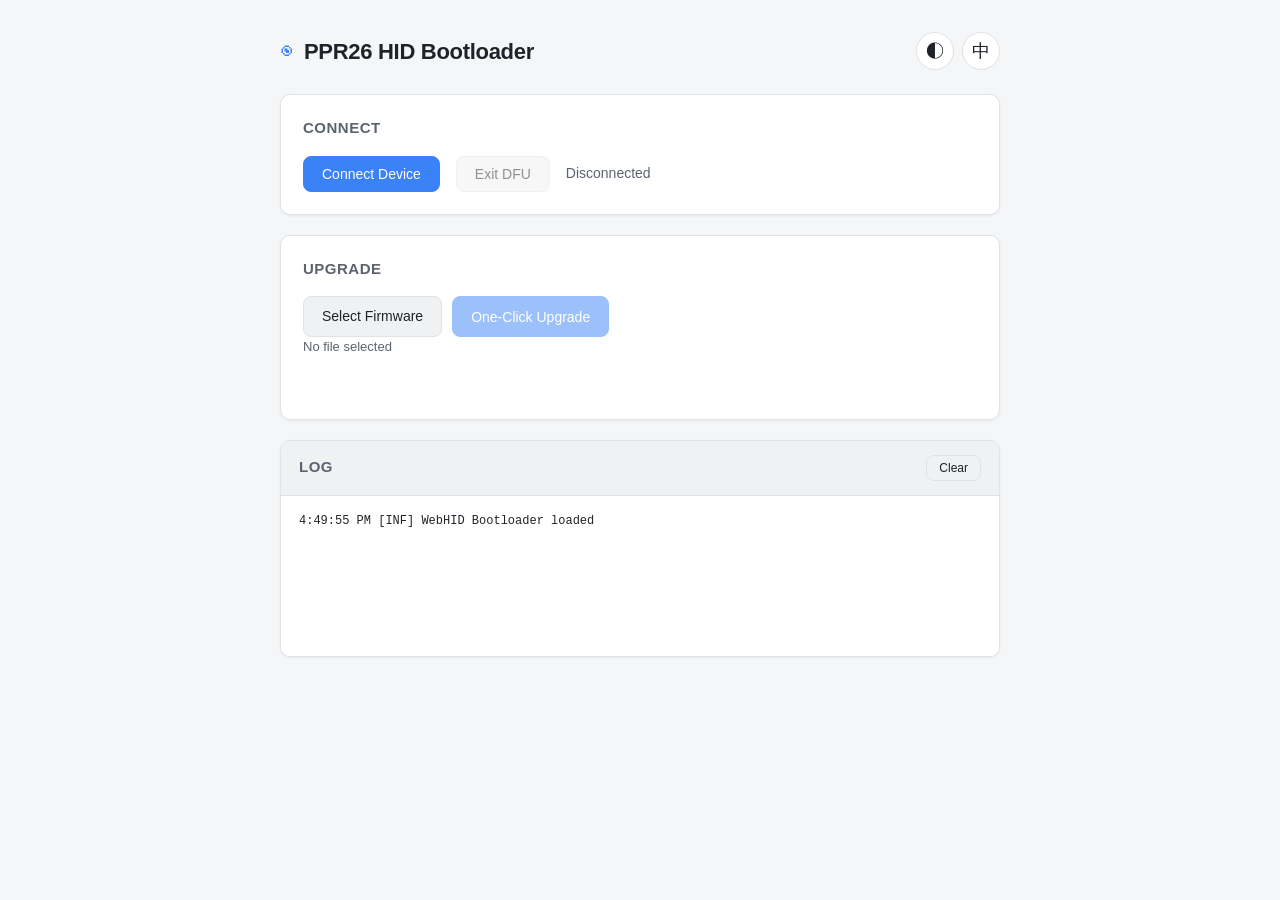
<file: webui/index.html>
<!DOCTYPE html>
<html lang="zh-CN">
<head>
    <meta charset="UTF-8">
    <meta name="viewport" content="width=device-width, initial-scale=1.0">
    <title>PPR26 HID Bootloader</title>
    <link rel="stylesheet" href="style.css">
</head>
<body>
    <div class="container">
        <header class="header">
            <div class="brand">
                <span class="brand-icon">◉</span>
                <h1>PPR26 HID Bootloader</h1>
            </div>
            <div class="header-actions">
                <button id="themeToggle" class="icon-btn" data-i18n-title="toggle_theme">◐</button>
                <button id="langToggle" class="icon-btn" data-i18n-title="toggle_lang">EN</button>
            </div>
        </header>

        <main>
            <section class="card">
                <h2 data-i18n="title_connect">连接</h2>
                <div class="row">
                    <button id="btnConnect" class="btn primary" data-i18n="btn_connect">连接设备</button>
                    <button id="btnExitDfu" class="btn" data-i18n="btn_exit_dfu" disabled>退出DFU</button>
                    <span id="connStatus" class="status" data-i18n="status_disconnected">未连接</span>
                </div>
            </section>

            <section class="card" id="deviceInfoCard" hidden>
                <h2 data-i18n="title_device_info">设备信息</h2>
                <dl id="infoList" class="info-list"></dl>
                <button id="btnRefreshInfo" class="btn" data-i18n="btn_refresh_info">刷新信息</button>
            </section>

            <section class="card">
                <h2 data-i18n="title_upgrade">升级</h2>
                <div class="btn-group">
                    <label class="file-label">
                        <input type="file" id="fwFile" accept=".bin,.hex">
                        <span class="btn" data-i18n="btn_select_file">选择固件文件</span>
                    </label>
                    <button id="btnUpgrade" class="btn primary" data-i18n="btn_upgrade" disabled>一键升级</button>
                </div>
                <div id="fileInfo" class="file-name">未选择文件</div>
                <div class="progress-wrap">
                    <progress id="progressBar" value="0" max="100" hidden></progress>
                    <span id="progressText" class="progress-text"></span>
                </div>
            </section>
        </main>

        <section class="card log-card">
            <div class="log-header">
                <h2 data-i18n="title_log">日志</h2>
                <button id="btnClearLog" class="btn small" data-i18n="btn_clear_log">清空</button>
            </div>
            <pre id="logOutput" class="log-output"></pre>
        </section>
    </div>

    <script src="app.js"></script>
</body>
</html>
</file>
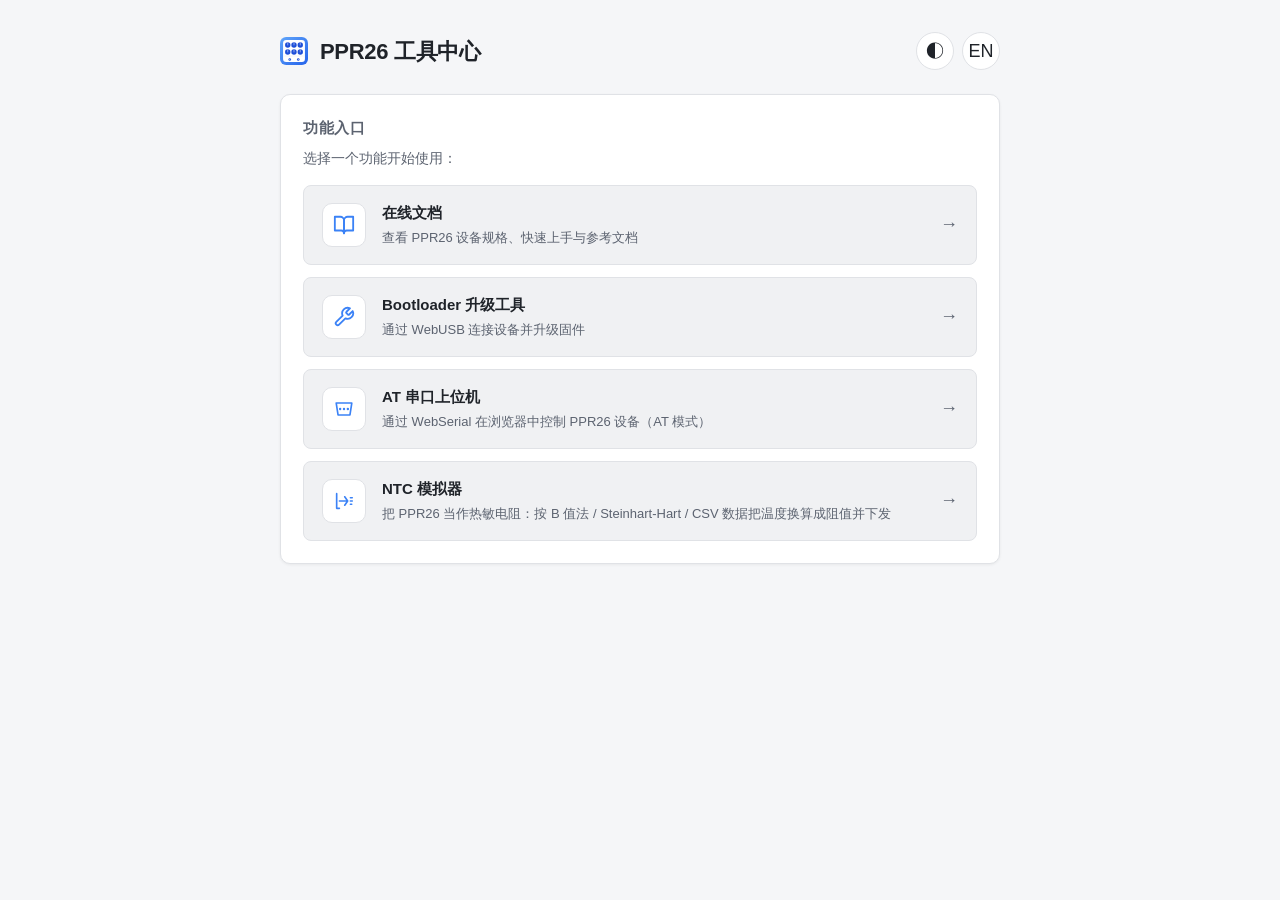
<file: webui/portal/index.html>
<!DOCTYPE html>
<html lang="zh-CN">
<head>
    <meta charset="UTF-8">
    <meta name="viewport" content="width=device-width, initial-scale=1.0">
    <title>PPR26 工具中心</title>
    <link rel="icon" type="image/svg+xml" href="resistor_box_logo.svg">
    <link rel="stylesheet" href="style.css?v=portal-3">
</head>
<body>
    <div class="container">
        <header class="header">
            <div class="brand">
                <img class="brand-icon" src="resistor_box_logo.svg" alt="PPR26 logo">
                <h1 data-i18n="app_title">PPR26 工具中心</h1>
            </div>
            <div class="header-actions">
                <button id="themeToggle" class="icon-btn" data-i18n-title="toggle_theme">◐</button>
                <button id="langToggle" class="icon-btn" data-i18n-title="toggle_lang">EN</button>
            </div>
        </header>

        <main>
            <section class="card">
                <h2 data-i18n="entry_title">功能入口</h2>
                <p class="entry-desc" data-i18n="entry_desc">选择一个功能开始使用：</p>
                <div class="entry-grid">
                    <!-- href 由 app.js 按当前界面语言改写，指向对应语言的文档 -->
                    <a id="docsEntry" href="docs/zh_CN/" class="entry-item">
                        <span class="entry-icon">
                            <!-- 文档 / 书 -->
                            <svg viewBox="0 0 24 24" fill="none" stroke="currentColor" stroke-width="2"
                                 stroke-linecap="round" stroke-linejoin="round" aria-hidden="true">
                                <path d="M2 3h6a4 4 0 0 1 4 4v14a3 3 0 0 0-3-3H2z"></path>
                                <path d="M22 3h-6a4 4 0 0 0-4 4v14a3 3 0 0 1 3-3h7z"></path>
                            </svg>
                        </span>
                        <div class="entry-text">
                            <h3 data-i18n="entry_docs">在线文档</h3>
                            <p data-i18n="entry_docs_desc">查看 PPR26 设备规格、快速上手与参考文档</p>
                        </div>
                        <span class="entry-arrow">→</span>
                    </a>
                    <a href="bootloader/" class="entry-item">
                        <span class="entry-icon">
                            <!-- 扳手 / 升级工具 -->
                            <svg viewBox="0 0 24 24" fill="none" stroke="currentColor" stroke-width="2"
                                 stroke-linecap="round" stroke-linejoin="round" aria-hidden="true">
                                <path d="M14.7 6.3a1 1 0 0 0 0 1.4l1.6 1.6a1 1 0 0 0 1.4 0l3.77-3.77a6 6 0 0 1-7.94 7.94l-6.91 6.91a2.12 2.12 0 0 1-3-3l6.91-6.91a6 6 0 0 1 7.94-7.94l-3.76 3.76z"></path>
                            </svg>
                        </span>
                        <div class="entry-text">
                            <h3 data-i18n="entry_bootloader">Bootloader 升级工具</h3>
                            <p data-i18n="entry_bootloader_desc">通过 WebUSB 连接设备并升级固件</p>
                        </div>
                        <span class="entry-arrow">→</span>
                    </a>
                    <a href="serial/" class="entry-item">
                        <span class="entry-icon">
                            <!-- RS232 / 串口接口（简化为壳体 + 3 针，22px 下仍可分辨） -->
                            <svg viewBox="0 0 24 24" fill="none" stroke="currentColor" stroke-width="1.8"
                                 stroke-linecap="round" stroke-linejoin="round" aria-hidden="true">
                                <path d="M3.5 5.5h17l-2 13h-13z"></path>
                                <circle cx="7.8" cy="12" r="1.3" fill="currentColor" stroke="none"></circle>
                                <circle cx="12" cy="12" r="1.3" fill="currentColor" stroke="none"></circle>
                                <circle cx="16.2" cy="12" r="1.3" fill="currentColor" stroke="none"></circle>
                            </svg>
                        </span>
                        <div class="entry-text">
                            <h3 data-i18n="entry_serial">AT 串口上位机</h3>
                            <p data-i18n="entry_serial_desc">通过 WebSerial 在浏览器中控制 PPR26 设备（AT 模式）</p>
                        </div>
                        <span class="entry-arrow">→</span>
                    </a>
                    <a href="ntcsim/" class="entry-item">
                        <span class="entry-icon">
                            <!-- 热敏电阻：NTC 符号 + 温度曲线（22px 下仍可分辨） -->
                            <svg viewBox="0 0 24 24" fill="none" stroke="currentColor" stroke-width="1.8"
                                 stroke-linecap="round" stroke-linejoin="round" aria-hidden="true">
                                <path d="M4 4v16h3"></path>
                                <path d="M7 12h9l-3.2-4.6M16 12l-3.2 4.6"></path>
                                <path d="M19 8.5h2M19 12h2M19 15.5h1.4"></path>
                            </svg>
                        </span>
                        <div class="entry-text">
                            <h3 data-i18n="entry_ntcsim">NTC 模拟器</h3>
                            <p data-i18n="entry_ntcsim_desc">把 PPR26 当作热敏电阻：按 B 值法 / Steinhart-Hart / CSV 数据把温度换算成阻值并下发</p>
                        </div>
                        <span class="entry-arrow">→</span>
                    </a>
                </div>
            </section>
        </main>
    </div>

    <script src="app.js?v=portal-3"></script>
</body>
</html>
</file>
<file: webui/style.css>
:root {
    --bg: #f5f6f8;
    --surface: #ffffff;
    --surface-2: #f0f1f3;
    --text: #1f2329;
    --text-2: #5c6370;
    --border: #e0e2e6;
    --accent: #3b82f6;
    --accent-hover: #2563eb;
    --danger: #dc2626;
    --danger-hover: #b91c1c;
    --success: #16a34a;
    --shadow: 0 1px 3px rgba(0, 0, 0, 0.06);
    --radius: 10px;
}

[data-theme="dark"] {
    --bg: #16181d;
    --surface: #1e2128;
    --surface-2: #272a32;
    --text: #e8eaed;
    --text-2: #9aa0a6;
    --border: #30343c;
    --accent: #60a5fa;
    --accent-hover: #3b82f6;
    --danger: #ef4444;
    --danger-hover: #dc2626;
    --success: #22c55e;
    --shadow: 0 1px 3px rgba(0, 0, 0, 0.25);
}

* {
    box-sizing: border-box;
}

body {
    margin: 0;
    font-family: -apple-system, BlinkMacSystemFont, "Segoe UI", Roboto, "Helvetica Neue", Arial, sans-serif;
    background: var(--bg);
    color: var(--text);
    line-height: 1.5;
    transition: background 0.2s ease, color 0.2s ease;
}

.container {
    max-width: 760px;
    margin: 0 auto;
    padding: 32px 20px;
}

.header {
    display: flex;
    justify-content: space-between;
    align-items: center;
    margin-bottom: 24px;
}

.brand {
    display: flex;
    align-items: center;
    gap: 12px;
}

.header-actions {
    display: flex;
    gap: 8px;
}

.brand-icon {
    font-size: 24px;
    color: var(--accent);
}

h1 {
    margin: 0;
    font-size: 22px;
    font-weight: 600;
    letter-spacing: -0.3px;
}

h2 {
    margin: 0 0 16px 0;
    font-size: 15px;
    font-weight: 600;
    color: var(--text-2);
    text-transform: uppercase;
    letter-spacing: 0.5px;
}

.card {
    background: var(--surface);
    border: 1px solid var(--border);
    border-radius: var(--radius);
    box-shadow: var(--shadow);
    padding: 22px;
    margin-bottom: 20px;
    transition: background 0.2s ease, border-color 0.2s ease;
}

.row {
    display: flex;
    align-items: center;
    gap: 16px;
}

.status {
    font-size: 14px;
    color: var(--text-2);
}

.status.connected {
    color: var(--success);
    font-weight: 500;
}

.btn {
    display: inline-flex;
    align-items: center;
    justify-content: center;
    border: 1px solid var(--border);
    border-radius: 8px;
    padding: 9px 18px;
    font-size: 14px;
    font-weight: 500;
    background: var(--surface-2);
    color: var(--text);
    cursor: pointer;
    transition: background 0.15s ease, border-color 0.15s ease, transform 0.05s ease;
    user-select: none;
}

.btn:hover {
    background: var(--border);
}

.btn:active {
    transform: translateY(1px);
}

.btn.primary {
    background: var(--accent);
    border-color: var(--accent);
    color: #fff;
}

.btn.primary:hover {
    background: var(--accent-hover);
    border-color: var(--accent-hover);
}

.btn.danger {
    background: var(--danger);
    border-color: var(--danger);
    color: #fff;
}

.btn.danger:hover {
    background: var(--danger-hover);
    border-color: var(--danger-hover);
}

.btn.small {
    padding: 5px 12px;
    font-size: 12px;
}

.btn:disabled {
    opacity: 0.5;
    cursor: not-allowed;
}

.icon-btn {
    width: 38px;
    height: 38px;
    border-radius: 50%;
    border: 1px solid var(--border);
    background: var(--surface);
    color: var(--text);
    font-size: 18px;
    cursor: pointer;
    display: flex;
    align-items: center;
    justify-content: center;
    transition: background 0.15s ease;
}

.icon-btn:hover {
    background: var(--surface-2);
}

.form-row {
    display: flex;
    flex-wrap: wrap;
    gap: 16px;
    margin-bottom: 16px;
}

.form-row label {
    flex: 1 1 200px;
    display: flex;
    flex-direction: column;
    gap: 6px;
    font-size: 13px;
    color: var(--text-2);
}

input[type="text"] {
    padding: 9px 12px;
    border: 1px solid var(--border);
    border-radius: 8px;
    background: var(--bg);
    color: var(--text);
    font-size: 14px;
    outline: none;
    transition: border-color 0.15s ease, background 0.2s ease;
}

input[type="text"]:focus {
    border-color: var(--accent);
}

.file-label {
    cursor: pointer;
}

.file-label input[type="file"] {
    display: none;
}

.file-name {
    font-size: 13px;
    color: var(--text-2);
}

.btn-group {
    display: flex;
    flex-wrap: wrap;
    gap: 10px;
}

.progress-wrap {
    display: flex;
    align-items: center;
    gap: 12px;
    margin-top: 16px;
    min-height: 24px;
}

progress {
    flex: 1;
    height: 8px;
    border-radius: 4px;
    overflow: hidden;
    border: none;
    background: var(--surface-2);
}

progress::-webkit-progress-bar {
    background: var(--surface-2);
}

progress::-webkit-progress-value {
    background: var(--accent);
    border-radius: 4px;
}

progress::-moz-progress-bar {
    background: var(--accent);
    border-radius: 4px;
}

.progress-text {
    font-size: 13px;
    color: var(--text-2);
    min-width: 70px;
    text-align: right;
}

.info-list {
    display: grid;
    grid-template-columns: 140px 1fr;
    gap: 8px 16px;
    margin: 0 0 16px 0;
    font-size: 14px;
}

.info-list dt {
    color: var(--text-2);
}

.info-list dd {
    margin: 0;
    font-weight: 500;
    word-break: break-all;
}

.log-card {
    padding: 0;
    overflow: hidden;
}

.log-header {
    display: flex;
    justify-content: space-between;
    align-items: center;
    padding: 14px 18px;
    border-bottom: 1px solid var(--border);
    background: var(--surface-2);
}

.log-header h2 {
    margin: 0;
}

.log-output {
    margin: 0;
    padding: 16px 18px;
    min-height: 160px;
    max-height: 360px;
    overflow-y: auto;
    font-family: "SFMono-Regular", Consolas, "Liberation Mono", Menlo, monospace;
    font-size: 12px;
    line-height: 1.6;
    color: var(--text);
    background: var(--surface);
    white-space: pre-wrap;
    word-break: break-all;
}

@media (max-width: 560px) {
    .container {
        padding: 20px 14px;
    }

    .btn-group {
        flex-direction: column;
    }

    .btn-group .btn {
        width: 100%;
    }

    .info-list {
        grid-template-columns: 1fr;
        gap: 4px;
    }

    .info-list dd {
        margin-bottom: 10px;
    }
}
</file>
<file: webui/portal/style.css>
:root {
    --bg: #f5f6f8;
    --surface: #ffffff;
    --surface-2: #f0f1f3;
    --text: #1f2329;
    --text-2: #5c6370;
    --border: #e0e2e6;
    --accent: #3b82f6;
    --accent-hover: #2563eb;
    --danger: #dc2626;
    --danger-hover: #b91c1c;
    --success: #16a34a;
    --shadow: 0 1px 3px rgba(0, 0, 0, 0.06);
    --radius: 10px;
}

[data-theme="dark"] {
    --bg: #16181d;
    --surface: #1e2128;
    --surface-2: #272a32;
    --text: #e8eaed;
    --text-2: #9aa0a6;
    --border: #30343c;
    --accent: #60a5fa;
    --accent-hover: #3b82f6;
    --danger: #ef4444;
    --danger-hover: #dc2626;
    --success: #22c55e;
    --shadow: 0 1px 3px rgba(0, 0, 0, 0.25);
}

* {
    box-sizing: border-box;
}

body {
    margin: 0;
    font-family: -apple-system, BlinkMacSystemFont, "Segoe UI", Roboto, "Helvetica Neue", Arial, sans-serif;
    background: var(--bg);
    color: var(--text);
    line-height: 1.5;
    transition: background 0.2s ease, color 0.2s ease;
}

.container {
    max-width: 760px;
    margin: 0 auto;
    padding: 32px 20px;
}

.header {
    display: flex;
    justify-content: space-between;
    align-items: center;
    margin-bottom: 24px;
}

.brand {
    display: flex;
    align-items: center;
    gap: 12px;
}

.header-actions {
    display: flex;
    gap: 8px;
}

.brand-icon {
    width: 28px;
    height: 28px;
    display: block;
    flex: none;
}

h1 {
    margin: 0;
    font-size: 22px;
    font-weight: 600;
    letter-spacing: -0.3px;
}

h2 {
    margin: 0 0 8px 0;
    font-size: 15px;
    font-weight: 600;
    color: var(--text-2);
    text-transform: uppercase;
    letter-spacing: 0.5px;
}

.card {
    background: var(--surface);
    border: 1px solid var(--border);
    border-radius: var(--radius);
    box-shadow: var(--shadow);
    padding: 22px;
    margin-bottom: 20px;
    transition: background 0.2s ease, border-color 0.2s ease;
}

.entry-desc {
    margin: 0 0 16px 0;
    font-size: 14px;
    color: var(--text-2);
}

.entry-grid {
    display: flex;
    flex-direction: column;
    gap: 12px;
}

.entry-item {
    display: flex;
    align-items: center;
    gap: 16px;
    padding: 16px 18px;
    background: var(--surface-2);
    border: 1px solid var(--border);
    border-radius: 8px;
    text-decoration: none;
    color: var(--text);
    transition: border-color 0.15s ease, background 0.15s ease;
}

.entry-item:hover {
    border-color: var(--accent);
    background: var(--border);
}

.entry-icon {
    width: 44px;
    height: 44px;
    flex-shrink: 0;
    display: flex;
    align-items: center;
    justify-content: center;
    font-size: 22px;
    color: var(--accent);
    background: var(--surface);
    border: 1px solid var(--border);
    border-radius: 10px;
}

.entry-icon svg {
    width: 22px;
    height: 22px;
}

.entry-text {
    flex: 1;
}

.entry-text h3 {
    margin: 0 0 4px 0;
    font-size: 15px;
    font-weight: 600;
}

.entry-text p {
    margin: 0;
    font-size: 13px;
    color: var(--text-2);
}

.entry-arrow {
    flex-shrink: 0;
    font-size: 18px;
    color: var(--text-2);
    transition: color 0.15s ease, transform 0.15s ease;
}

.entry-item:hover .entry-arrow {
    color: var(--accent);
    transform: translateX(3px);
}

.icon-btn {
    width: 38px;
    height: 38px;
    border-radius: 50%;
    border: 1px solid var(--border);
    background: var(--surface);
    color: var(--text);
    font-size: 18px;
    cursor: pointer;
    display: flex;
    align-items: center;
    justify-content: center;
    transition: background 0.15s ease;
}

.icon-btn:hover {
    background: var(--surface-2);
}

@media (max-width: 560px) {
    .container {
        padding: 20px 14px;
    }

    .entry-icon {
        width: 38px;
        height: 38px;
        font-size: 18px;
    }
}
</file>
